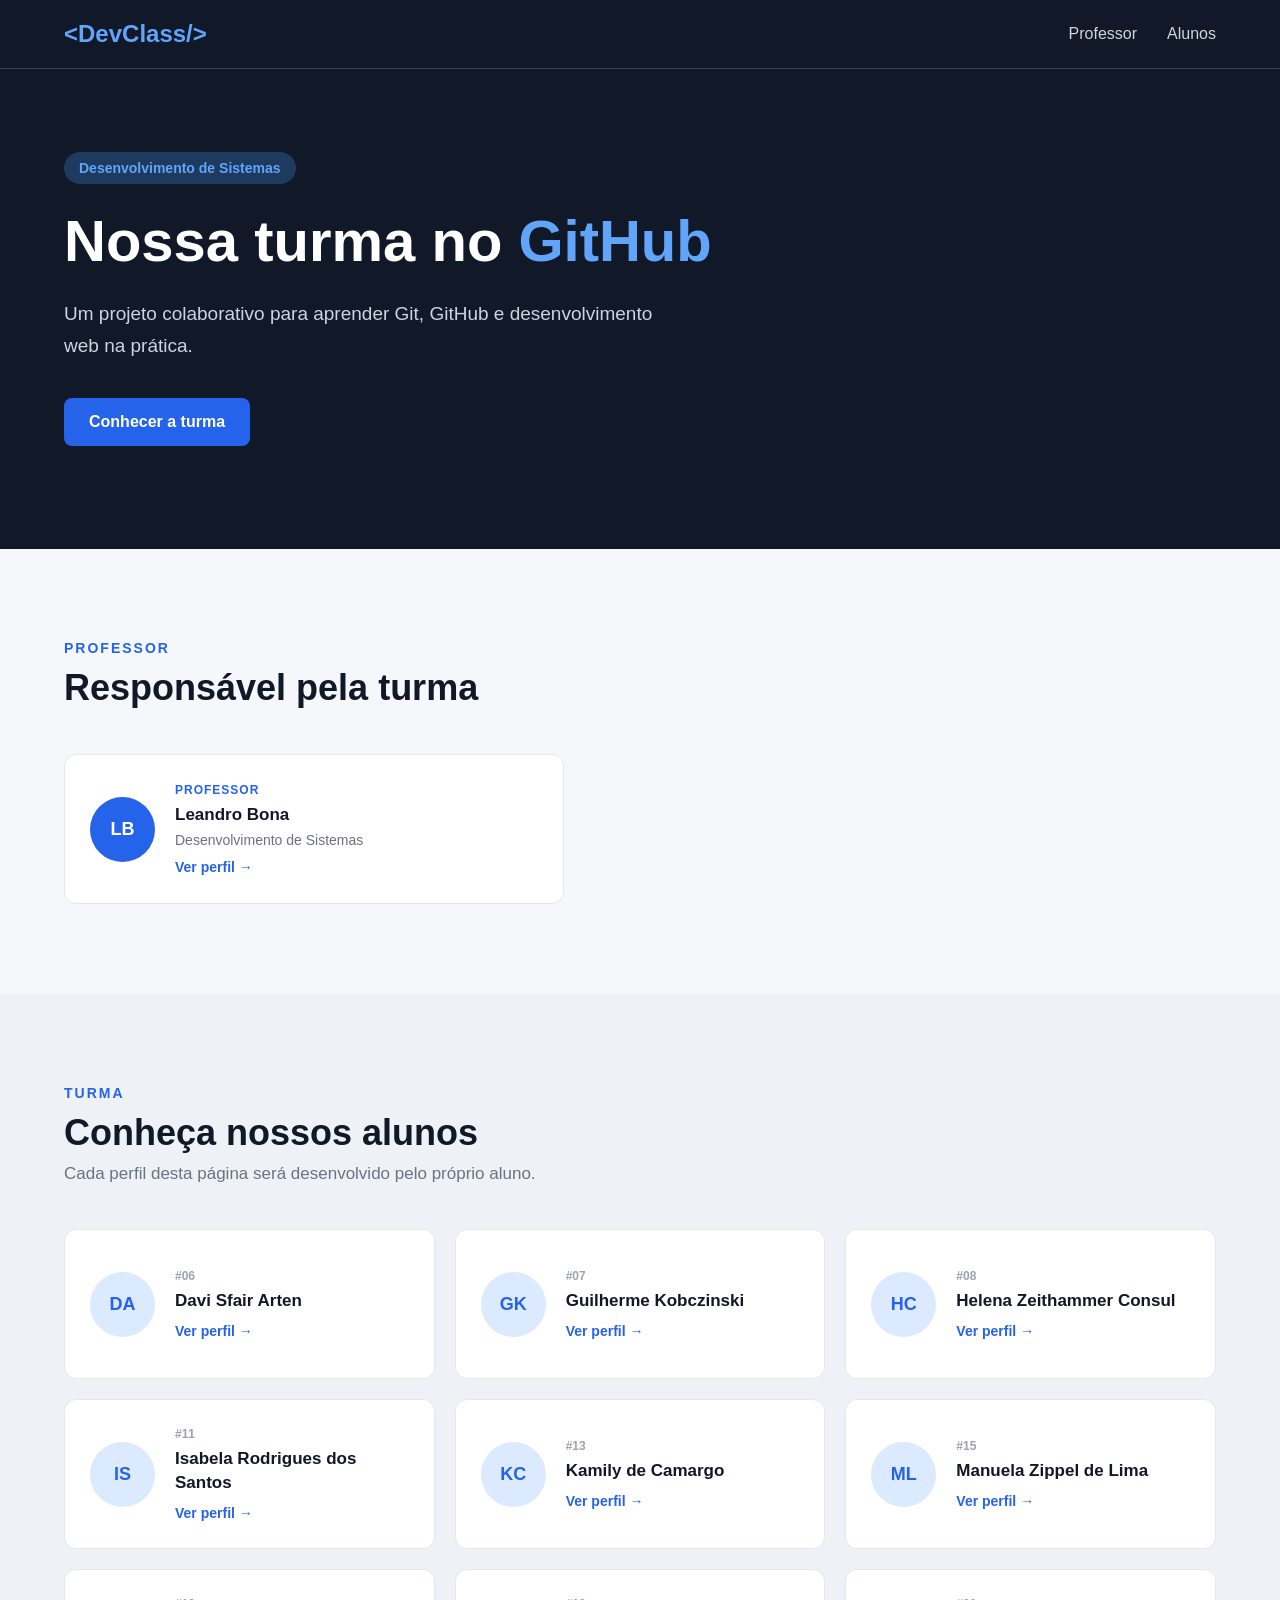
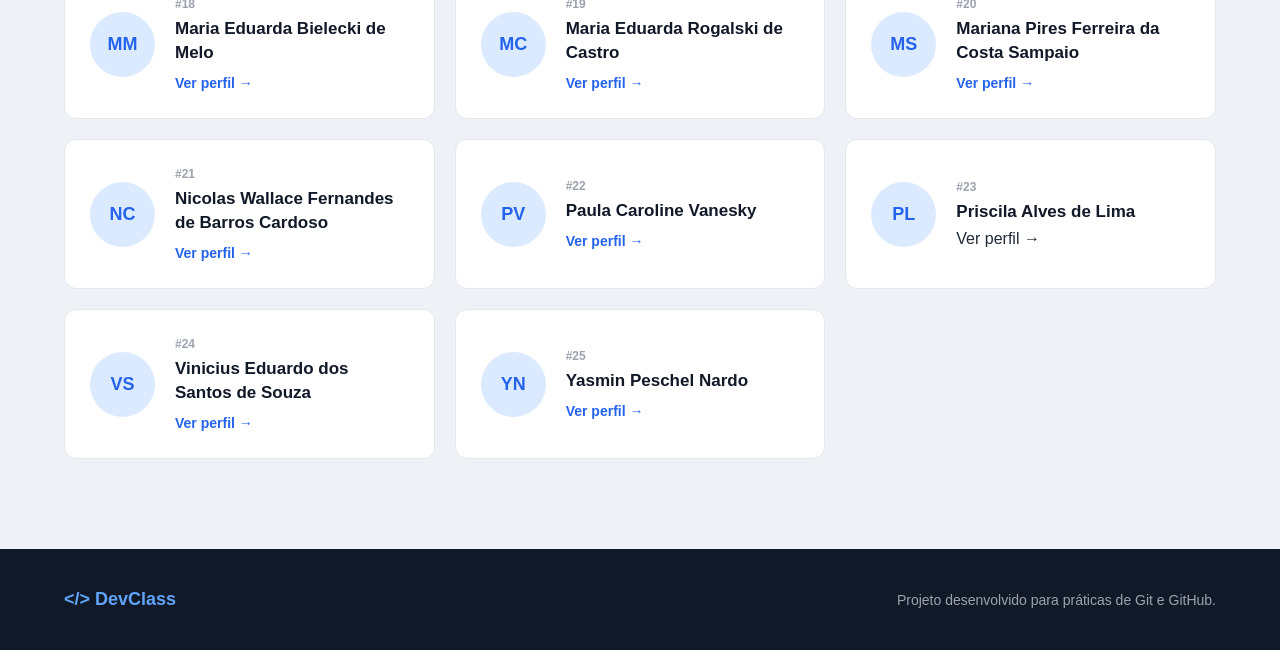
<file: index.html>
<!doctype html>
<html lang="pt-BR">
  <head>
    <meta charset="UTF-8" />

    <meta name="viewport" content="width=device-width, initial-scale=1.0" />

    <title>DevClass | Nossa Turma</title>

    <link rel="stylesheet" href="style.css" />
  </head>

  <body>
    <header class="topo">
      <div class="container">
        <a href="index.html" class="logo"> &lt;DevClass/&gt; </a>

        <nav>
          <a href="#professor">Professor</a>
          <a href="#alunos">Alunos</a>
        </nav>
      </div>
    </header>

    <main>
      <!-- APRESENTAÇÃO -->

      <section class="hero">
        <div class="container hero-content">
          <span class="tag"> Desenvolvimento de Sistemas </span>

          <h1>
            Nossa turma no
            <span>GitHub</span>
          </h1>

          <p>
            Um projeto colaborativo para aprender Git, GitHub e desenvolvimento
            web na prática.
          </p>

          <a href="#alunos" class="botao"> Conhecer a turma </a>
        </div>
      </section>

      <!-- PROFESSOR -->

      <section id="professor" class="secao">
        <div class="container">
          <div class="titulo-secao">
            <span>Professor</span>

            <h2>Responsável pela turma</h2>
          </div>

          <div class="professor-container">
            <a href="perfis/leandro.html" class="card card-professor">
              <div class="avatar">LB</div>

              <div class="card-info">
                <span class="tipo"> Professor </span>

                <h3>Leandro Bona</h3>

                <p>Desenvolvimento de Sistemas</p>

                <span class="ver-perfil"> Ver perfil → </span>
              </div>
            </a>
          </div>
        </div>
      </section>

      <!-- ALUNOS -->

      <section id="alunos" class="secao alunos">
        <div class="container">
          <div class="titulo-secao">
            <span>Turma</span>

            <h2>Conheça nossos alunos</h2>

            <p>
              Cada perfil desta página será desenvolvido pelo próprio aluno.
            </p>
          </div>

          <div class="grid-alunos">
            <a href="perfis/davi.html" class="card">
              <div class="avatar">DA</div>

              <div class="card-info">
                <span class="numero"> #06 </span>

                <h3>Davi Sfair Arten</h3>

                <span class="ver-perfil"> Ver perfil → </span>
              </div>
            </a>

            <!-- 07 -->

            <a href="perfis/guilherme.html" class="card">
              <div class="avatar">GK</div>

              <div class="card-info">
                <span class="numero"> #07 </span>

                <h3>Guilherme Kobczinski</h3>

                <span class="ver-perfil"> Ver perfil → </span>
              </div>
            </a>

            <!-- 08 -->

            <a href="perfis/helena.html" class="card">
              <div class="avatar">HC</div>

              <div class="card-info">
                <span class="numero"> #08 </span>

                <h3>Helena Zeithammer Consul</h3>

                <span class="ver-perfil"> Ver perfil → </span>
              </div>
            </a>

            <a href="perfis/isabela.html" class="card">
              <div class="avatar">IS</div>

              <div class="card-info">
                <span class="numero"> #11 </span>

                <h3>Isabela Rodrigues dos Santos</h3>

                <span class="ver-perfil"> Ver perfil → </span>
              </div>
            </a>

            <a href="perfis/kamily.html" class="card">
              <div class="avatar">KC</div>

              <div class="card-info">
                <span class="numero"> #13 </span>

                <h3>Kamily de Camargo</h3>

                <span class="ver-perfil"> Ver perfil → </span>
              </div>
            </a>

            <a href="perfis/manuela.html" class="card">
              <div class="avatar">ML</div>

              <div class="card-info">
                <span class="numero"> #15 </span>

                <h3>Manuela Zippel de Lima</h3>

                <span class="ver-perfil"> Ver perfil → </span>
              </div>
            </a>

            <!-- 18 -->

            <a href="perfis/maria-bielecki.html" class="card">
              <div class="avatar">MM</div>

              <div class="card-info">
                <span class="numero"> #18 </span>

                <h3>Maria Eduarda Bielecki de Melo</h3>

                <span class="ver-perfil"> Ver perfil → </span>
              </div>
            </a>

            <!-- 19 -->

            <a href="perfis/maria-rogalski.html" class="card">
              <div class="avatar">MC</div>

              <div class="card-info">
                <span class="numero"> #19 </span>

                <h3>Maria Eduarda Rogalski de Castro</h3>

                <span class="ver-perfil"> Ver perfil → </span>
              </div>
            </a>

            <!-- 20 -->
            <a href="perfis/mariana.html" class="card">
              <div class="avatar">MS</div>
              <div class="card-info">
                <span class="numero">#20</span>
                <h3>Mariana Pires Ferreira da Costa Sampaio</h3>
                <span class="ver-perfil">Ver perfil →</span>
              </div>
            </a>

            <!-- 21 -->
            <a href="perfis/nicolas.html" class="card">
              <div class="avatar">NC</div>
              <div class="card-info">
                <span class="numero">#21</span>
                <h3>Nicolas Wallace Fernandes de Barros Cardoso</h3>
                <span class="ver-perfil">Ver perfil →</span>
              </div>
            </a>

            <!-- 22 -->
            <a href="perfis/paula.html" class="card">
              <div class="avatar">PV</div>
              <div class="card-info">
                <span class="numero">#22</span>
                <h3>Paula Caroline Vanesky</h3>
                <span class="ver-perfil">Ver perfil →</span>
              </div>
            </a>

            <!-- 23 -->
            <a href="perfis/priscila.html" class="card">
              <div class="avatar">PL</div>
              <div class="card-info">
                <span class="numero">#23</span>
                <h3>Priscila Alves de Lima</h3>
                <span c lass="ver-perfil">Ver perfil →</span>
              </div>
            </a>

            <!-- 24 -->
            <a href="perfis/vinicius.html" class="card">
              <div class="avatar">VS</div>
              <div class="card-info">
                <span class="numero">#24</span>
                <h3>Vinicius Eduardo dos Santos de Souza</h3>
                <span class="ver-perfil">Ver perfil →</span>
              </div>
            </a>

            <!-- 25 -->
            <a href="perfis/yasmin-peschel-nardo.html" class="card">
              <div class="avatar">YN</div>
              <div class="card-info">
                <span class="numero">#25</span>
                <h3>Yasmin Peschel Nardo</h3>
                <span class="ver-perfil">Ver perfil →</span>
              </div>
            </a>
          </div>
        </div>
      </section>
    </main>

    <footer>
      <div class="container">
        <p>&lt;/&gt; DevClass</p>

        <span> Projeto desenvolvido para práticas de Git e GitHub. </span>
      </div>
    </footer>
  </body>
</html>
</file>
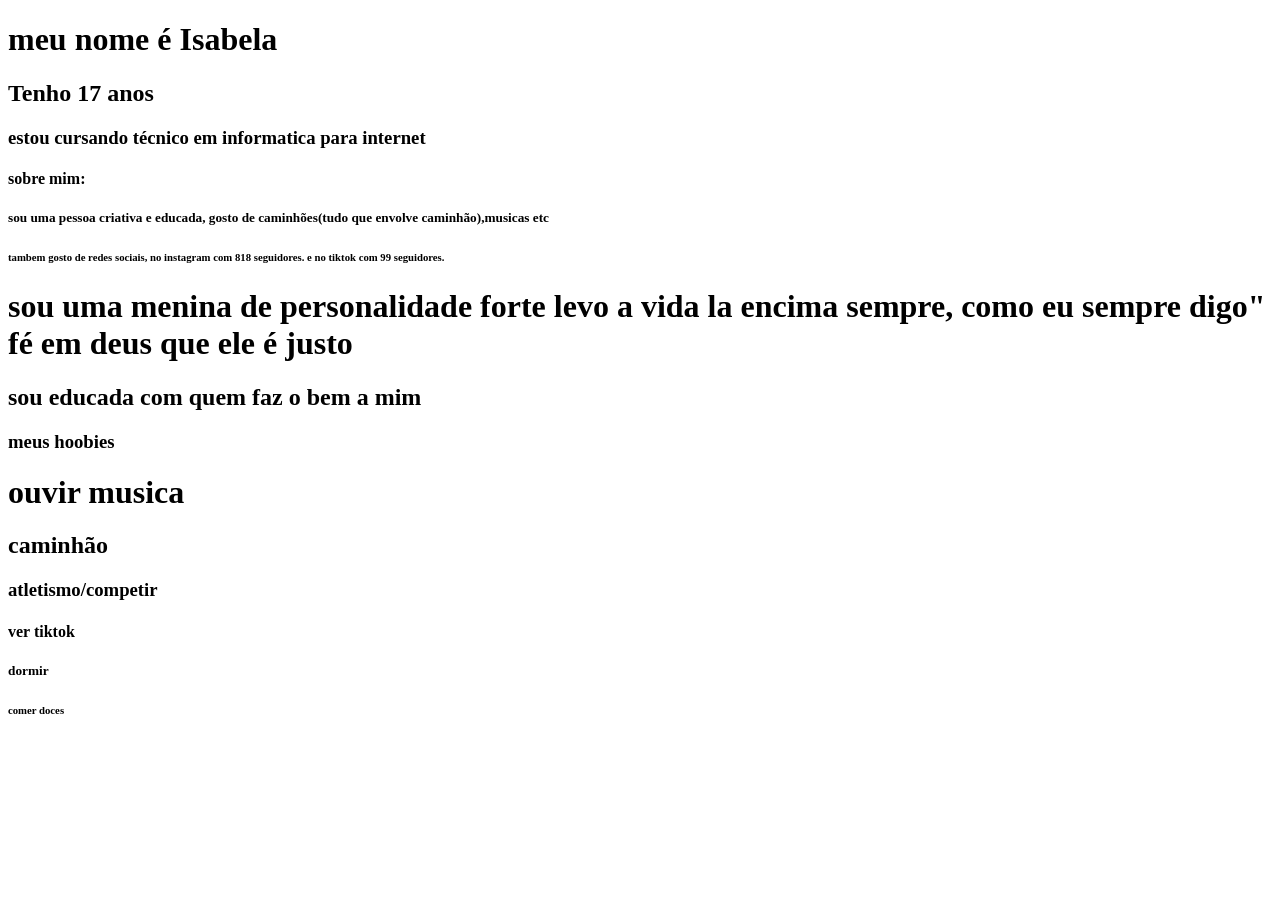
<file: perfis/isabela.html>
<!DOCTYPE html>
<html lang="pt-BR">
<head>
    <meta charset="UTF-8">
    <meta name="viewport" content="width=device-width, initial-scale=1.0">
    <title>devClass | Meu perfil</title>
    <link rel="stylesheet" href="isabela.css">

</head>
<body>
    <h1>meu nome é Isabela</h1>
    <h2>Tenho 17 anos</h2>
    <h3>estou cursando técnico em informatica para internet</h3>
    <h4>sobre mim:</h4>
    <h5>sou uma pessoa criativa e educada, gosto de caminhões(tudo que envolve caminhão),musicas etc </h5>
    <h6>tambem gosto de redes sociais, no instagram com 818 seguidores. e no tiktok com 99 seguidores.</h6>

    <h1>sou uma menina de personalidade forte levo a vida la encima sempre, como eu sempre digo" fé em deus que ele é justo</h1>
    <h2>sou educada com quem faz o bem a mim</h2>

    <h3>meus hoobies</h3>
    
    <h1>ouvir musica</h1>
    <h2>caminhão</h2>
    <h3>atletismo/competir</h3>
    <h4>ver tiktok</h4>
    <h5>dormir</h5>
    <h6>comer doces</h6>
</body>
</html>
</file>
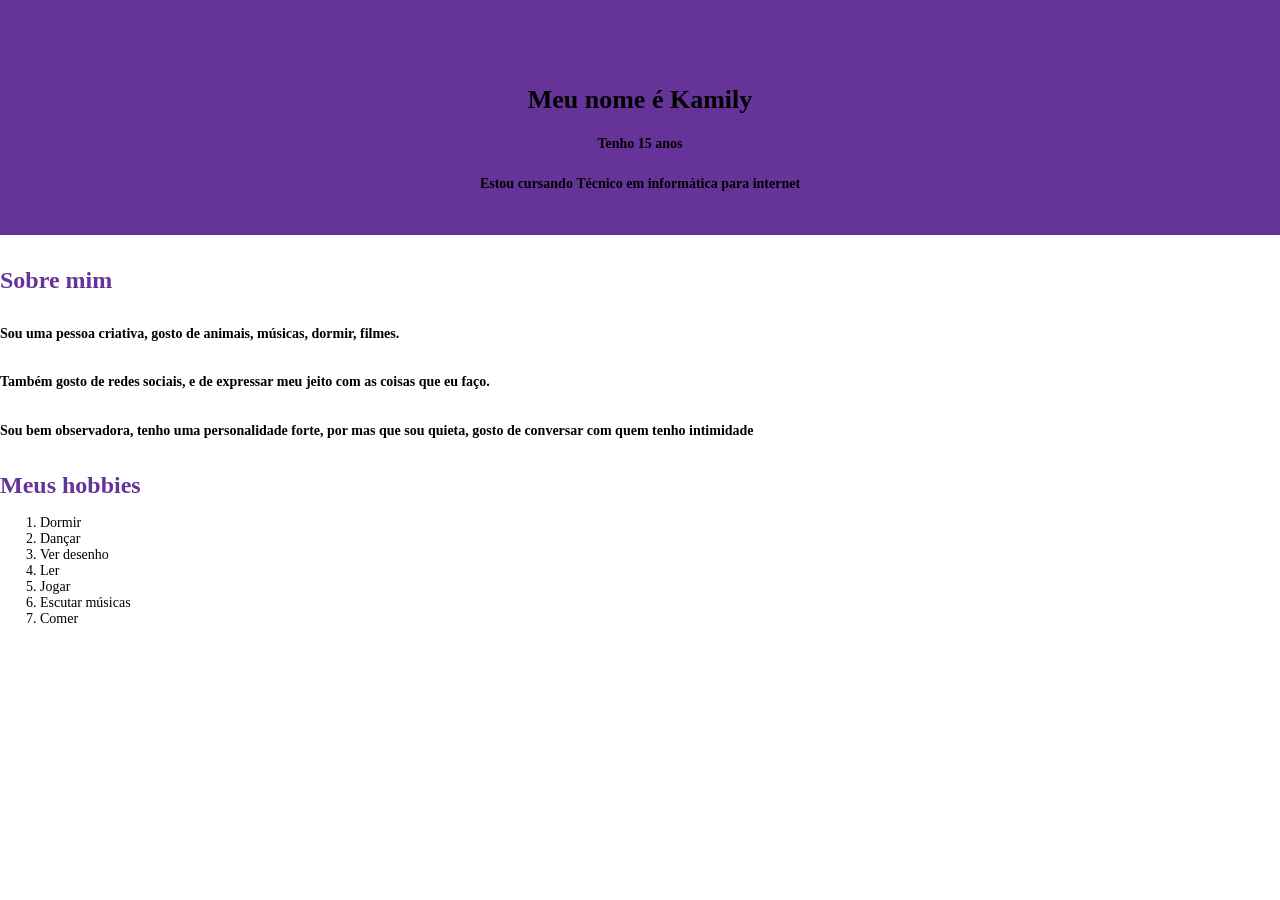
<file: perfis/kamily.html>
<!DOCTYPE html>
<html lang="en">
<head>
    <meta charset="UTF-8">
    <meta name="viewport" content="width=device-width, initial-scale=1.0">
    <title>Meu perfil</title>
    <link rel="stylesheet" href="kamily.css">
</head>
<body>
    <header>
     <h1>Meu perfil</h1>

     <h2>Meu nome é Kamily</h2>
     <h3>Tenho 15 anos</h3>
     <h5>Estou cursando Técnico em informática para internet</h3>
     </header>

    <h4>Sobre mim</h4>
    
    <h5>Sou uma pessoa criativa, gosto de animais, músicas, dormir, filmes.</h5>
    <h6>Também gosto de redes sociais, e de expressar meu jeito com as coisas que eu faço.</h6>
    <h6>Sou bem observadora, tenho uma personalidade forte, por mas que sou quieta, gosto de conversar com quem tenho intimidade</h6>
    
    <h1>Meus hobbies</h1>
    <ol>
        <li>Dormir</li>
        <li>Dançar</li>
        <li>Ver desenho</li>
        <li>Ler</li>
        <li>Jogar</li>
        <li>Escutar músicas</li>
        <li>Comer</li>
    </ol>
</body>
</html>
</file>
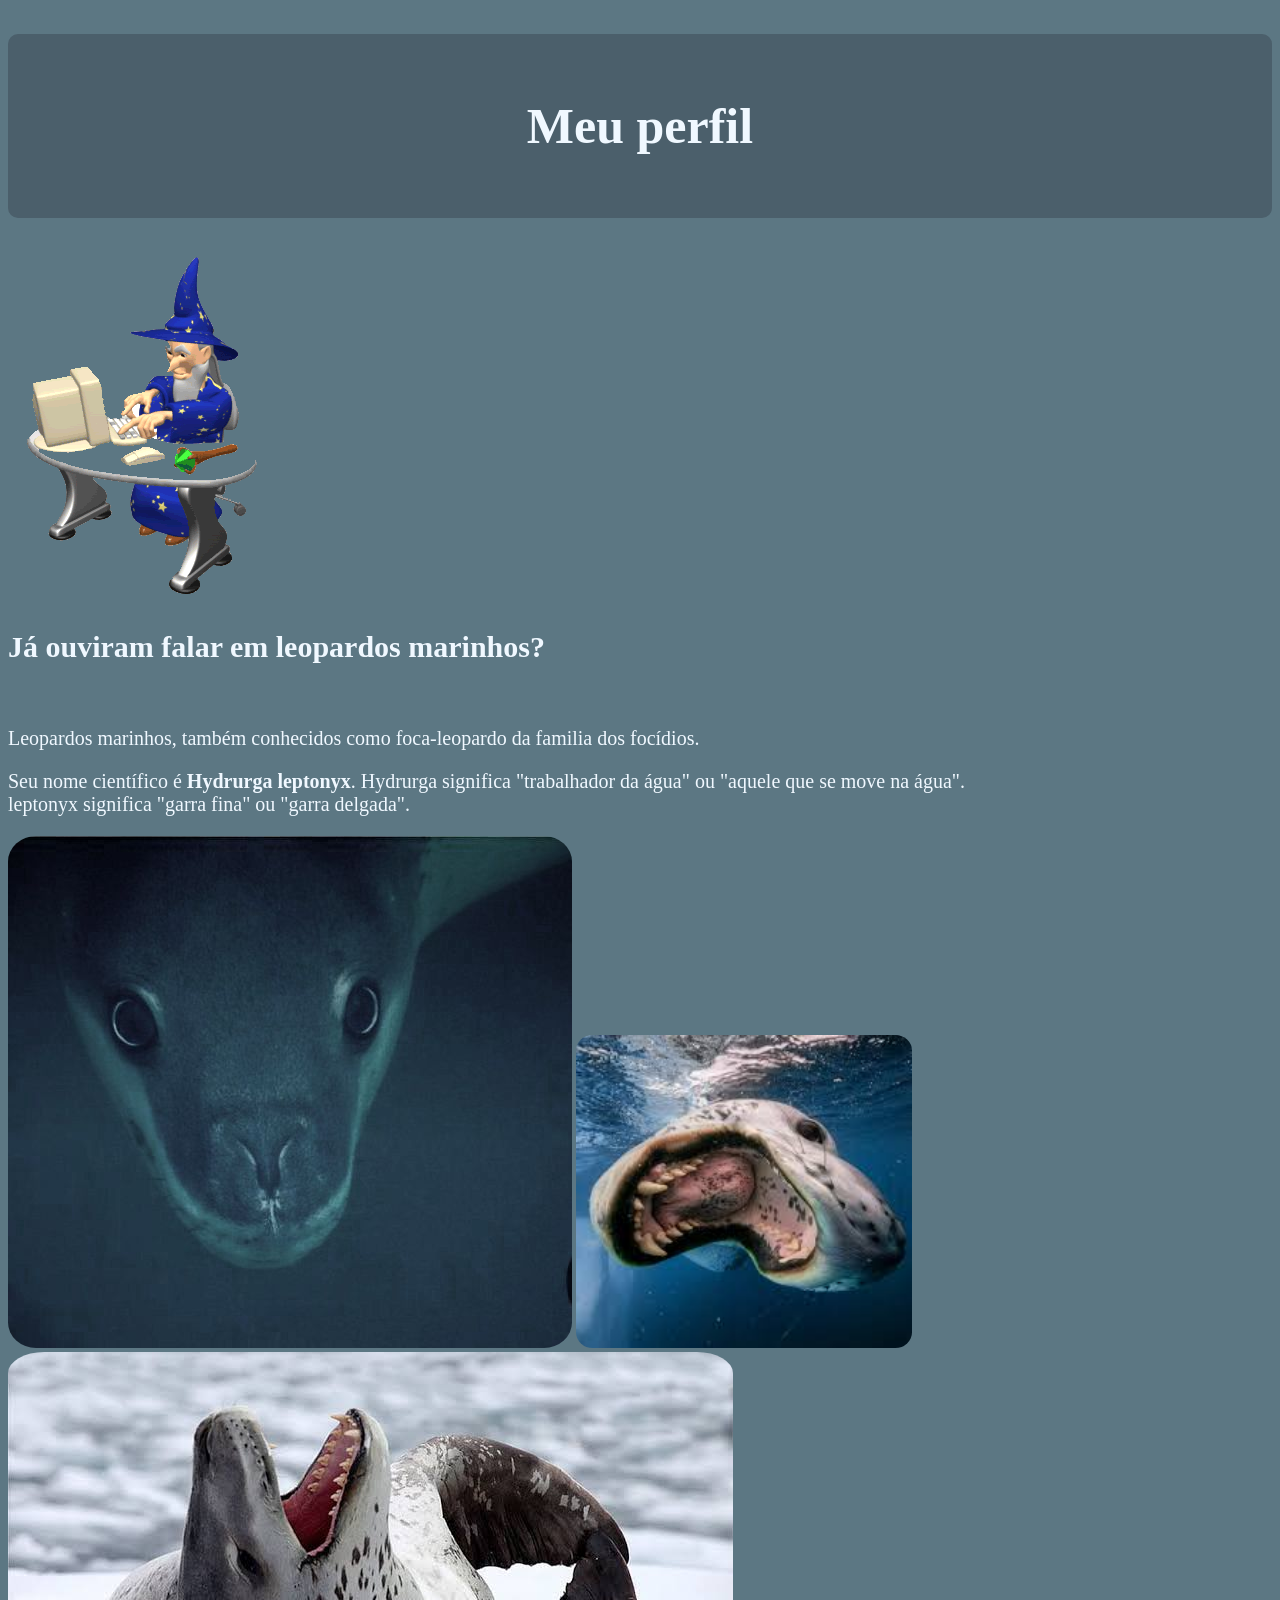
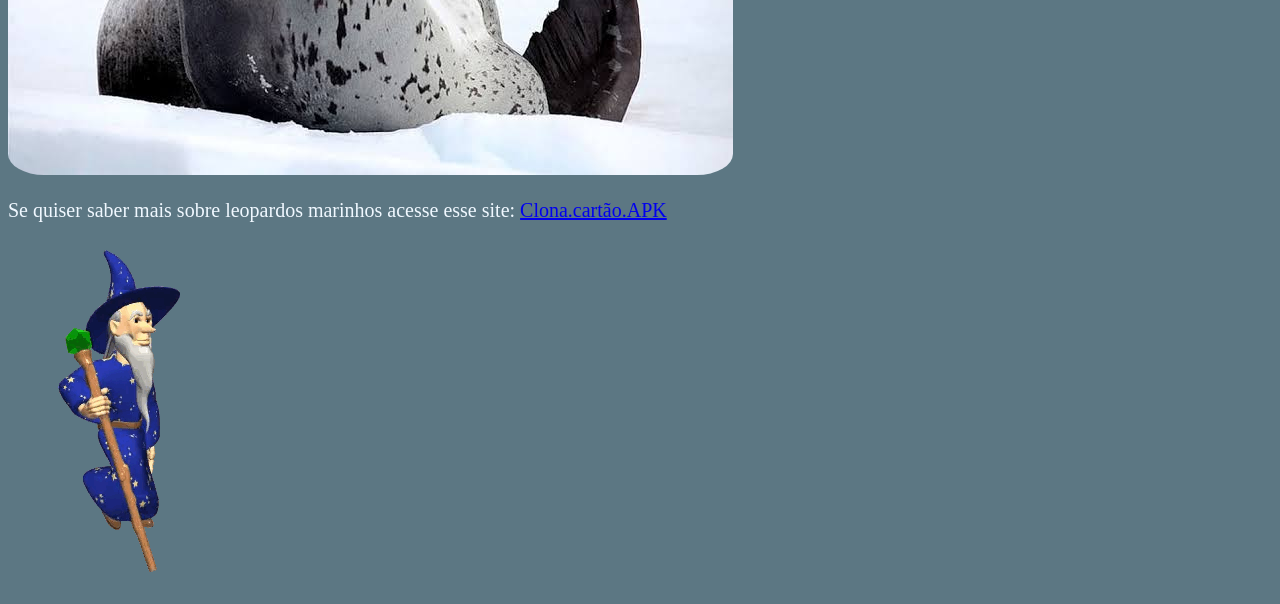
<file: perfis/priscila.html>
<!DOCTYPE html>
<html lang="pt-br">
<head>
    <meta charset="UTF-8">
    <meta name="viewport" content="width=device-width, initial-scale=1.0">
    <title>Perfil mais gay da era moderna</title>
    <link rel="stylesheet" href="priscila.css">
</head>
<body>
    <h1>Meu perfil</h1>
    <img src="./imagens/wizard.gif" alt="wizard.maneiro">
    <h2>Já ouviram falar em leopardos marinhos?</h2>
    <br>
    <p>Leopardos marinhos, também conhecidos como foca-leopardo da familia dos focídios.</p>
    <p>Seu nome científico é <strong>Hydrurga leptonyx</strong>. Hydrurga significa "trabalhador da água" ou "aquele que se move na água". <br> leptonyx significa "garra fina" ou "garra delgada". </p>
    <img src="./imagens/leopardSeal.jpg" alt="">
    <img src="./imagens/leopardseal2.jpg" alt="" style="width: 336px; height: 313px;">
    <img src="./imagens/leopardseal3.jpg" alt="">
    <p>Se quiser saber mais sobre leopardos marinhos acesse esse site: <a href="https://www.thoughtco.com/leopard-seal-facts-4155875" target="_blank" >Clona.cartão.APK </a></p>
    <img src="./imagens/wizardV2.gif" alt="wizard.manerio.caminhando">

    <footer>
        
    </footer>
    
</body>
</html>
</file>
<file: style.css>
/* ========================================
   CONFIGURAÇÕES GERAIS
======================================== */

* {
    margin: 0;
    padding: 0;
    box-sizing: border-box;
}

html {
    scroll-behavior: smooth;
}

body {
    font-family: Arial, Helvetica, sans-serif;
    background-color: #f5f7fa;
    color: #1f2937;
}

a {
    text-decoration: none;
    color: inherit;
}

.container {
    width: 90%;
    max-width: 1200px;
    margin: 0 auto;
}


/* ========================================
   CABEÇALHO
======================================== */

.topo {
    background-color: #111827;
    color: white;
    padding: 20px 0;
    border-bottom: 1px solid #374151;
}

.topo .container {
    display: flex;
    justify-content: space-between;
    align-items: center;
}

.logo {
    font-size: 24px;
    font-weight: bold;
    color: #60a5fa;
}

nav {
    display: flex;
    gap: 30px;
}

nav a {
    color: #d1d5db;
    transition: 0.3s;
}

nav a:hover {
    color: #60a5fa;
}


/* ========================================
   HERO
======================================== */

.hero {
    background-color: #111827;
    color: white;
    min-height: 480px;

    display: flex;
    align-items: center;
}

.hero-content {
    padding-top: 60px;
    padding-bottom: 80px;
}

.tag {
    display: inline-block;

    background-color: #1e3a5f;
    color: #60a5fa;

    padding: 8px 15px;

    border-radius: 20px;

    font-size: 14px;
    font-weight: bold;

    margin-bottom: 25px;
}

.hero h1 {
    font-size: 58px;
    max-width: 700px;
    line-height: 1.1;
    margin-bottom: 25px;
}

.hero h1 span {
    color: #60a5fa;
}

.hero p {
    font-size: 19px;

    color: #cbd5e1;

    max-width: 600px;

    line-height: 1.7;

    margin-bottom: 35px;
}

.botao {
    display: inline-block;

    padding: 15px 25px;

    background-color: #2563eb;
    color: white;

    border-radius: 8px;

    font-weight: bold;

    transition: 0.3s;
}

.botao:hover {
    background-color: #1d4ed8;
    transform: translateY(-2px);
}


/* ========================================
   SEÇÕES
======================================== */

.secao {
    padding: 90px 0;
}

.titulo-secao {
    margin-bottom: 45px;
}

.titulo-secao > span {
    color: #2563eb;

    font-size: 14px;
    font-weight: bold;

    text-transform: uppercase;

    letter-spacing: 2px;
}

.titulo-secao h2 {
    font-size: 36px;

    margin-top: 10px;
    margin-bottom: 10px;

    color: #111827;
}

.titulo-secao p {
    color: #6b7280;
    font-size: 17px;
}


/* ========================================
   PROFESSOR
======================================== */

.professor-container {
    max-width: 500px;
}

.card-professor {
    border-left: 5px solid #2563eb;
}

.card-professor .avatar {
    background-color: #2563eb;
    color: white;
}

.tipo {
    color: #2563eb;

    font-size: 12px;
    font-weight: bold;

    text-transform: uppercase;

    letter-spacing: 1px;
}


/* ========================================
   ÁREA DE ALUNOS
======================================== */

.alunos {
    background-color: #eef2f7;
}

.grid-alunos {
    display: grid;

    grid-template-columns:
        repeat(3, 1fr);

    gap: 20px;
}


/* ========================================
   CARDS
======================================== */

.card {
    background-color: white;

    min-height: 150px;

    padding: 25px;

    border: 1px solid #e5e7eb;

    border-radius: 12px;

    display: flex;
    align-items: center;

    gap: 20px;

    transition: 0.3s;
}

.card:hover {
    transform: translateY(-5px);

    border-color: #93c5fd;

    box-shadow:
        0 10px 30px rgba(0, 0, 0, 0.08);
}


/* ========================================
   AVATAR
======================================== */

.avatar {
    width: 65px;
    height: 65px;

    min-width: 65px;

    border-radius: 50%;

    background-color: #dbeafe;

    color: #2563eb;

    display: flex;

    align-items: center;
    justify-content: center;

    font-size: 18px;
    font-weight: bold;
}


/* ========================================
   INFORMAÇÕES DOS CARDS
======================================== */

.card-info {
    display: flex;
    flex-direction: column;

    align-items: flex-start;

    gap: 6px;
}

.numero {
    font-size: 12px;

    color: #9ca3af;

    font-weight: bold;
}

.card h3 {
    font-size: 17px;

    line-height: 1.4;

    color: #111827;
}

.card-info p {
    color: #6b7280;

    font-size: 14px;
}

.ver-perfil {
    margin-top: 5px;

    color: #2563eb;

    font-size: 14px;

    font-weight: bold;
}


/* ========================================
   RODAPÉ
======================================== */

footer {
    background-color: #111827;

    color: #9ca3af;

    padding: 40px 0;
}

footer .container {
    display: flex;

    justify-content: space-between;
    align-items: center;
}

footer p {
    color: #60a5fa;

    font-size: 18px;
    font-weight: bold;
}

footer span {
    font-size: 14px;
}


/* ========================================
   RESPONSIVIDADE
======================================== */

@media (max-width: 900px) {

    .grid-alunos {
        grid-template-columns:
            repeat(2, 1fr);
    }

    .hero h1 {
        font-size: 46px;
    }

}


@media (max-width: 600px) {

    .topo .container {
        flex-direction: column;

        gap: 20px;
    }

    .hero {
        min-height: 420px;
    }

    .hero h1 {
        font-size: 38px;
    }

    .hero p {
        font-size: 16px;
    }

    .grid-alunos {
        grid-template-columns: 1fr;
    }

    .titulo-secao h2 {
        font-size: 30px;
    }

    footer .container {
        flex-direction: column;

        gap: 10px;

        text-align: center;
    }

}
</file>
<file: perfis/isabela.css>
h1{

    
}
</file>
<file: perfis/kamily.css>
body{background-color: white;
    font-family: Arial, Helvetica, sans-serif;
    margin: 0;
}
header{
    background-color: rebeccapurple;
    color: white;
    text-align: center;
    padding: 20px;
}

h1{
    font-family: Georgia;
    color: rebeccapurple;
    font-size: 24px;
}
h2{
    font-family: Georgia;
    color: black;
    font-size: 26px;
}
h3{
    font-family: Georgia;
    font-size: 14px;
    color: black;
}
h4{
    font-family: Georgia;
    font-size: 24px;
    color: rebeccapurple;
}
h5{
    font-family: Georgia;
    font-size: 14px;
    color: black;
}
h6{
    font-family: Georgia;
    font-size: 14px;
}

li{
    font-size: 14px;
    font-family: Georgia;
}
</file>
<file: perfis/priscila.css>
body{
    background-color: rgb(92, 119, 131);
    

}
h1{
    color: aliceblue;
    text-align: center;
    font-size: 50px;
    padding: 5%; border-radius: 10px;
    background-color: rgb(75, 95, 107);
    
}
img{
    border-radius: 5%;
    border: 2px; color: aliceblue;
}
h2{
    color: aliceblue;
    font-family: Georgia, 'Times New Roman', Times, serif;
    font-size: 30px;
}
p{
    color: aliceblue;
    font-size: 20px;

}
</file>
